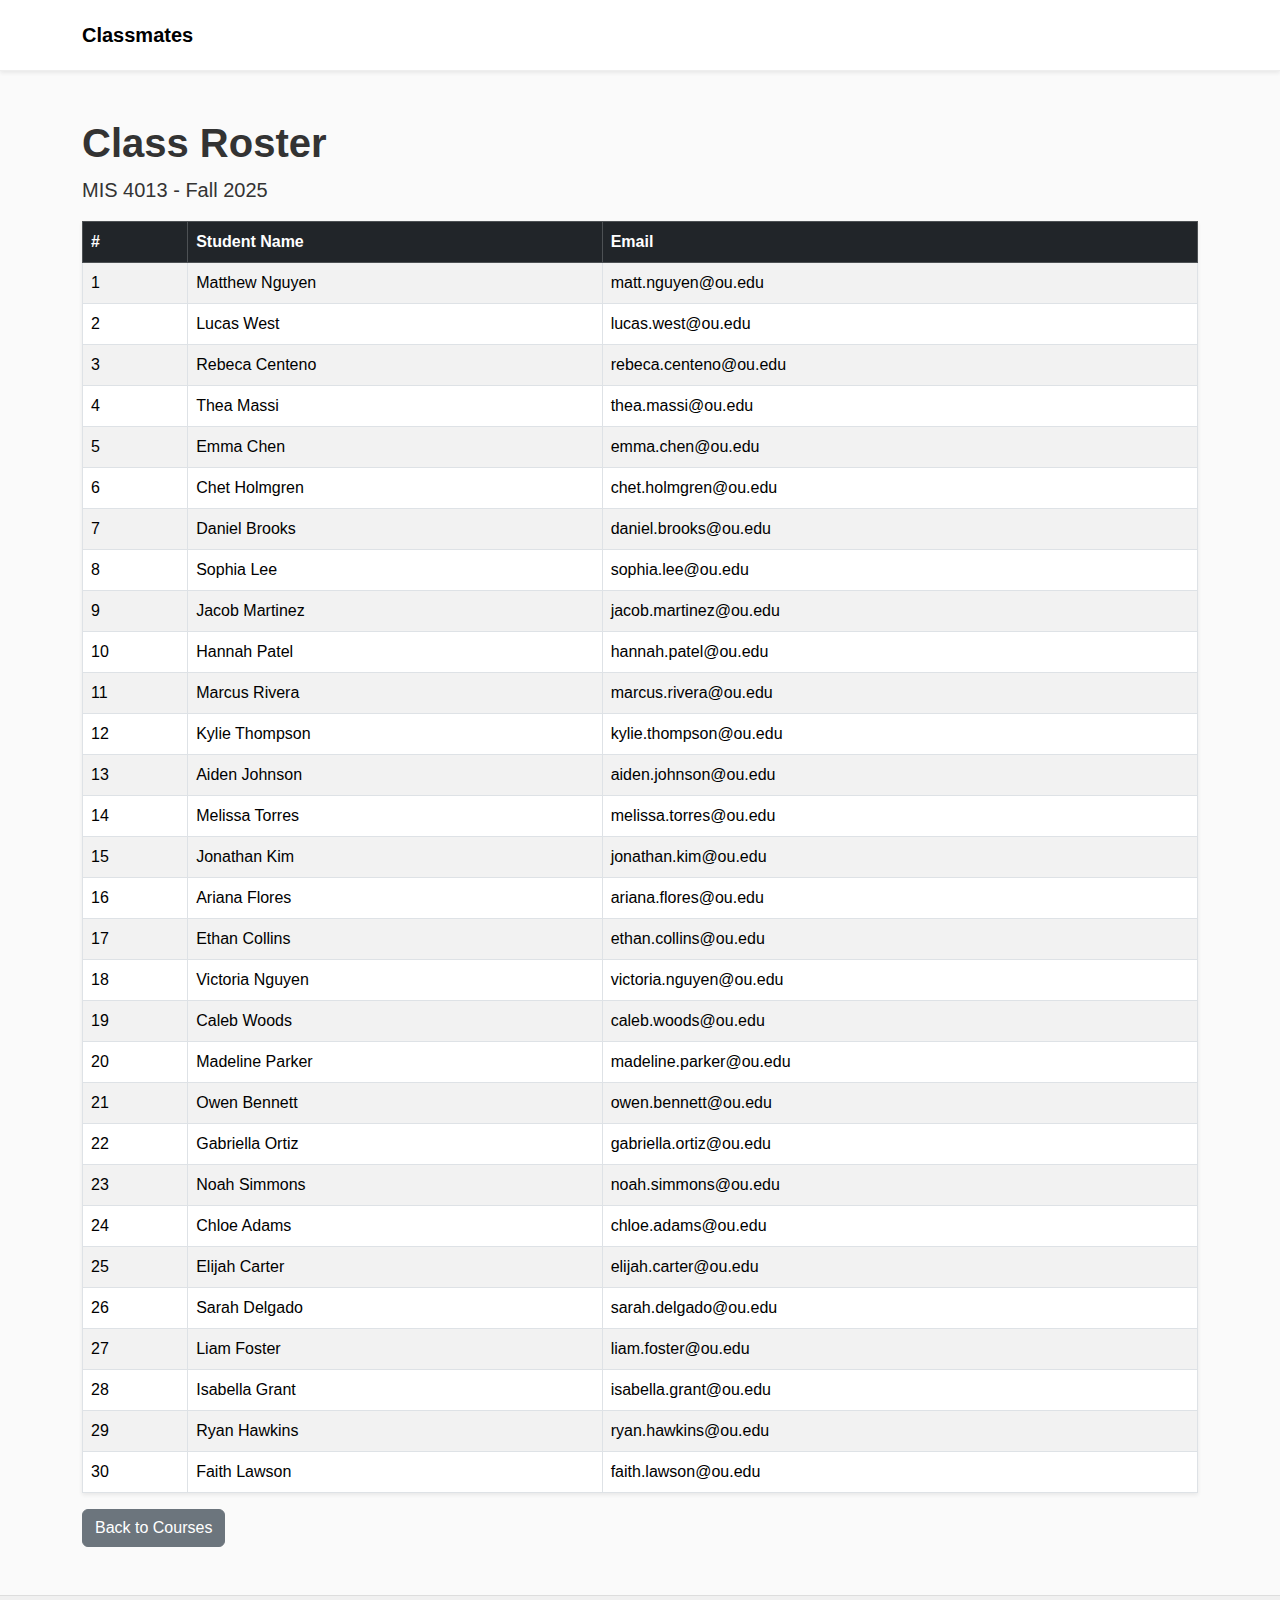
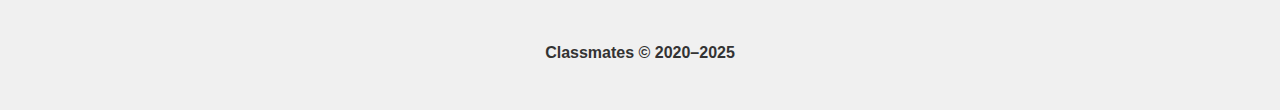
<file: class-roster.html>
﻿<!DOCTYPE html>
<html lang="en">
<head>
    <meta charset="UTF-8">
    <meta name="viewport" content="width=device-width, initial-scale=1.0">
    <title>Class Roster - MIS 4013</title>
    <link href="https://cdn.jsdelivr.net/npm/bootstrap@5.3.2/dist/css/bootstrap.min.css" rel="stylesheet">
    <link rel="stylesheet" href="style.css">
</head>
<body>

    <nav class="navbar navbar-expand-lg bg-white shadow-sm">
        <div class="container">
            <a class="navbar-brand fw-bold" href="index.html">Classmates</a>
        </div>
    </nav>

    <div class="container mt-5">
        <h1 class="fw-bold">Class Roster</h1>
        <p class="lead">MIS 4013 - Fall 2025</p>

        <table class="table table-bordered table-striped shadow-sm">
            <thead class="table-dark">
                <tr>
                    <th>#</th>
                    <th>Student Name</th>
                    <th>Email</th>
                </tr>
            </thead>
            <tbody>
                <tr><td>1</td><td>Matthew Nguyen</td><td>matt.nguyen@ou.edu</td></tr>
                <tr><td>2</td><td>Lucas West</td><td>lucas.west@ou.edu</td></tr>
                <tr><td>3</td><td>Rebeca Centeno</td><td>rebeca.centeno@ou.edu</td></tr>
                <tr><td>4</td><td>Thea Massi</td><td>thea.massi@ou.edu</td></tr>
                <tr><td>5</td><td>Emma Chen</td><td>emma.chen@ou.edu</td></tr>
                <tr><td>6</td><td>Chet Holmgren</td><td>chet.holmgren@ou.edu</td></tr>

                <tr><td>7</td><td>Daniel Brooks</td><td>daniel.brooks@ou.edu</td></tr>
                <tr><td>8</td><td>Sophia Lee</td><td>sophia.lee@ou.edu</td></tr>
                <tr><td>9</td><td>Jacob Martinez</td><td>jacob.martinez@ou.edu</td></tr>
                <tr><td>10</td><td>Hannah Patel</td><td>hannah.patel@ou.edu</td></tr>
                <tr><td>11</td><td>Marcus Rivera</td><td>marcus.rivera@ou.edu</td></tr>
                <tr><td>12</td><td>Kylie Thompson</td><td>kylie.thompson@ou.edu</td></tr>
                <tr><td>13</td><td>Aiden Johnson</td><td>aiden.johnson@ou.edu</td></tr>
                <tr><td>14</td><td>Melissa Torres</td><td>melissa.torres@ou.edu</td></tr>
                <tr><td>15</td><td>Jonathan Kim</td><td>jonathan.kim@ou.edu</td></tr>
                <tr><td>16</td><td>Ariana Flores</td><td>ariana.flores@ou.edu</td></tr>
                <tr><td>17</td><td>Ethan Collins</td><td>ethan.collins@ou.edu</td></tr>
                <tr><td>18</td><td>Victoria Nguyen</td><td>victoria.nguyen@ou.edu</td></tr>
                <tr><td>19</td><td>Caleb Woods</td><td>caleb.woods@ou.edu</td></tr>
                <tr><td>20</td><td>Madeline Parker</td><td>madeline.parker@ou.edu</td></tr>
                <tr><td>21</td><td>Owen Bennett</td><td>owen.bennett@ou.edu</td></tr>
                <tr><td>22</td><td>Gabriella Ortiz</td><td>gabriella.ortiz@ou.edu</td></tr>
                <tr><td>23</td><td>Noah Simmons</td><td>noah.simmons@ou.edu</td></tr>
                <tr><td>24</td><td>Chloe Adams</td><td>chloe.adams@ou.edu</td></tr>
                <tr><td>25</td><td>Elijah Carter</td><td>elijah.carter@ou.edu</td></tr>
                <tr><td>26</td><td>Sarah Delgado</td><td>sarah.delgado@ou.edu</td></tr>
                <tr><td>27</td><td>Liam Foster</td><td>liam.foster@ou.edu</td></tr>
                <tr><td>28</td><td>Isabella Grant</td><td>isabella.grant@ou.edu</td></tr>
                <tr><td>29</td><td>Ryan Hawkins</td><td>ryan.hawkins@ou.edu</td></tr>
                <tr><td>30</td><td>Faith Lawson</td><td>faith.lawson@ou.edu</td></tr>


            </tbody>
        </table>

        <a href="courses.html" class="btn btn-secondary">Back to Courses</a>
    </div>

    <footer class="mt-5">
        <p class="fw-bold">Classmates © 2020–2025</p>
    </footer>
</body>
</html>
</file>
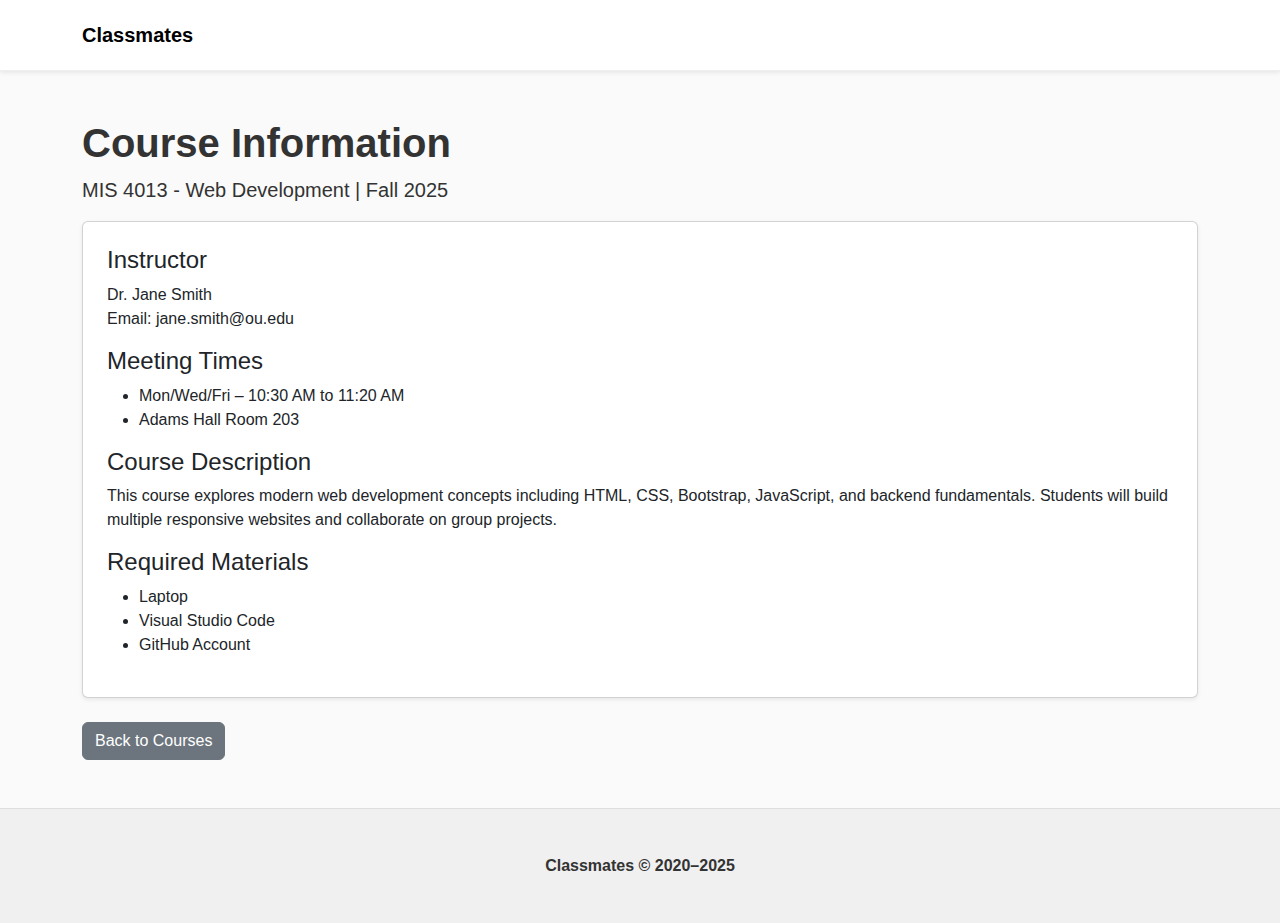
<file: course-info.html>
﻿<!DOCTYPE html>
<html lang="en">
<head>
    <meta charset="UTF-8">
    <meta name="viewport" content="width=device-width, initial-scale=1.0">
    <title>Course Information - MIS 4013</title>
    <link href="https://cdn.jsdelivr.net/npm/bootstrap@5.3.2/dist/css/bootstrap.min.css" rel="stylesheet">
    <link rel="stylesheet" href="style.css">
</head>
<body>

    <nav class="navbar navbar-expand-lg bg-white shadow-sm">
        <div class="container">
            <a class="navbar-brand fw-bold" href="index.html">Classmates</a>
        </div>
    </nav>

    <div class="container mt-5">
        <h1 class="fw-bold">Course Information</h1>
        <p class="lead">MIS 4013 - Web Development | Fall 2025</p>

        <div class="card p-4 shadow-sm">
            <h4>Instructor</h4>
            <p>Dr. Jane Smith<br>Email: jane.smith@ou.edu</p>

            <h4>Meeting Times</h4>
            <ul>
                <li>Mon/Wed/Fri – 10:30 AM to 11:20 AM</li>
                <li>Adams Hall Room 203</li>
            </ul>

            <h4>Course Description</h4>
            <p>
                This course explores modern web development concepts including HTML, CSS, Bootstrap,
                JavaScript, and backend fundamentals. Students will build multiple responsive websites
                and collaborate on group projects.
            </p>

            <h4>Required Materials</h4>
            <ul>
                <li>Laptop</li>
                <li>Visual Studio Code</li>
                <li>GitHub Account</li>
            </ul>
        </div>

        <a href="courses.html" class="btn btn-secondary mt-4">Back to Courses</a>
    </div>

    <footer class="mt-5">
        <p class="fw-bold">Classmates © 2020–2025</p>
    </footer>
</body>
</html>
</file>
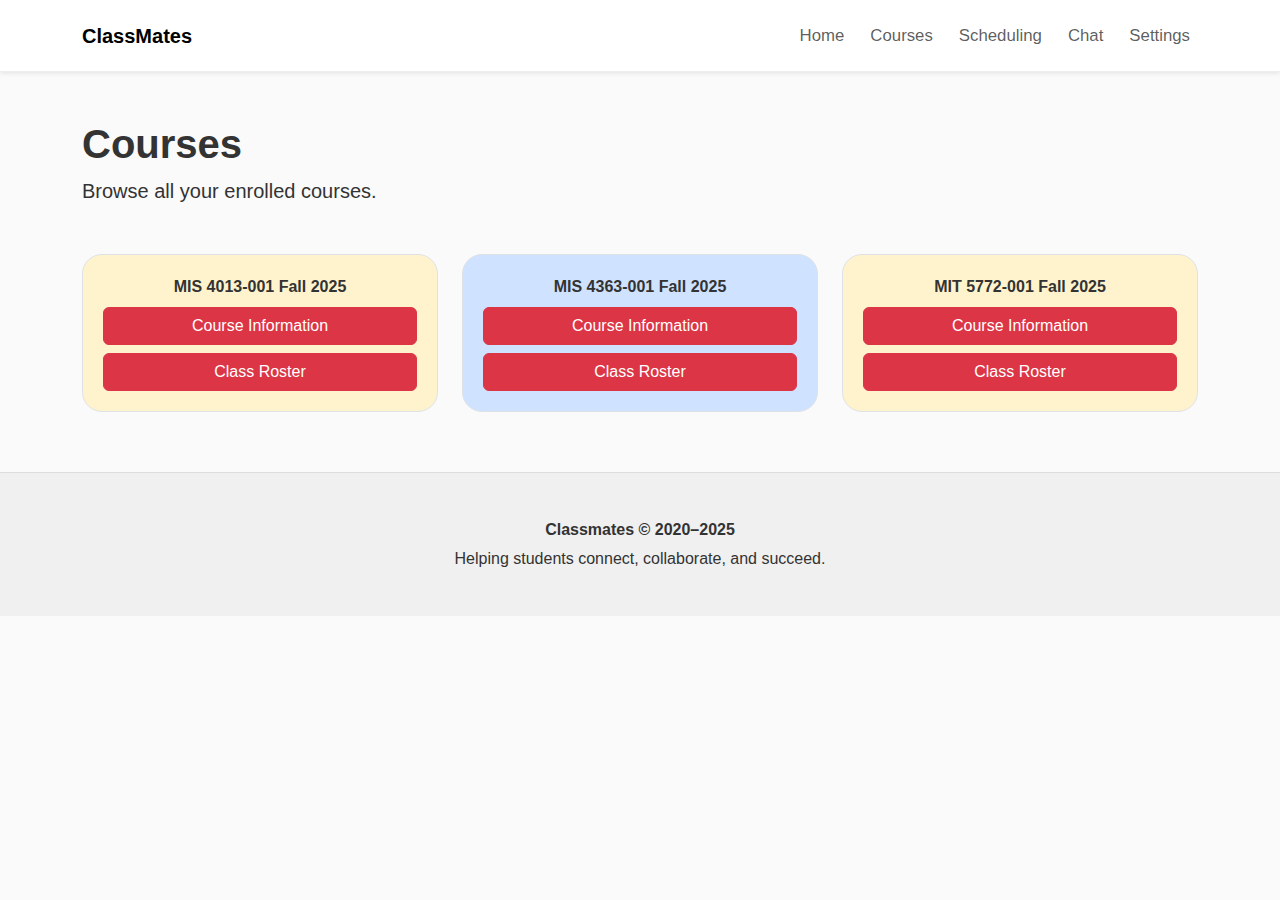
<file: courses.html>
<!DOCTYPE html>
<html lang="en">
<head>
    <meta charset="UTF-8">
    <meta name="viewport" content="width=device-width, initial-scale=1.0">
    <title>Classmates - Courses</title>

    <link href="https://cdn.jsdelivr.net/npm/bootstrap@5.3.2/dist/css/bootstrap.min.css" rel="stylesheet">
    <link rel="stylesheet" href="style.css">
</head>
<body>

    <!-- NAVBAR -->
    <nav class="navbar navbar-expand-lg bg-white shadow-sm">
        <div class="container">
            <a class="navbar-brand fw-bold" href="index.html">ClassMates</a>
            <button class="navbar-toggler" data-bs-toggle="collapse" data-bs-target="#navMenu">
                <span class="navbar-toggler-icon"></span>
            </button>

            <div class="collapse navbar-collapse" id="navMenu">
                <ul class="navbar-nav ms-auto">
                    <li class="nav-item"><a class="nav-link" href="index.html">Home</a></li>
                    <li class="nav-item"><a class="nav-link" href="courses.html">Courses</a></li>
                    <li class="nav-item"><a class="nav-link" href="scheduling.html">Scheduling</a></li>
                    <li class="nav-item"><a class="nav-link" href="chat.html">Chat</a></li>
                    <li class="nav-item"><a class="nav-link" href="settings.html">Settings</a></li>
                </ul>
            </div>
        </div>
    </nav>

    <!-- CONTENT -->
    <div class="container mt-5">
        <h1 class="fw-bold">Courses</h1>
        <p class="lead">Browse all your enrolled courses.</p>

        <div class="row g-4 mt-4">
            <div class="col-md-4">
                <div class="course-card bg-warning-subtle border">
                    MIS 4013-001 Fall 2025
                    <a href="course-info.html" class="btn btn-danger w-100 my-2">Course Information</a>
                    <a href="class-roster.html" class="btn btn-danger w-100">Class Roster</a>

                </div>
            </div>

            <div class="col-md-4">
                <div class="course-card bg-primary-subtle border">
                    MIS 4363-001 Fall 2025
                    <a href="course-info.html" class="btn btn-danger w-100 my-2">Course Information</a>
                    <a href="class-roster.html" class="btn btn-danger w-100">Class Roster</a>

                </div>
            </div>

            <div class="col-md-4">
                <div class="course-card bg-warning-subtle border">
                    MIT 5772-001 Fall 2025
                    <a href="course-info.html" class="btn btn-danger w-100 my-2">Course Information</a>
                    <a href="class-roster.html" class="btn btn-danger w-100">Class Roster</a>

                </div>
            </div>
        </div>
    </div>

    <!-- FOOTER -->
    <footer>
        <p class="fw-bold">Classmates © 2020–2025</p>
        <p>Helping students connect, collaborate, and succeed.</p>
    </footer>

</body>
</html>
</file>
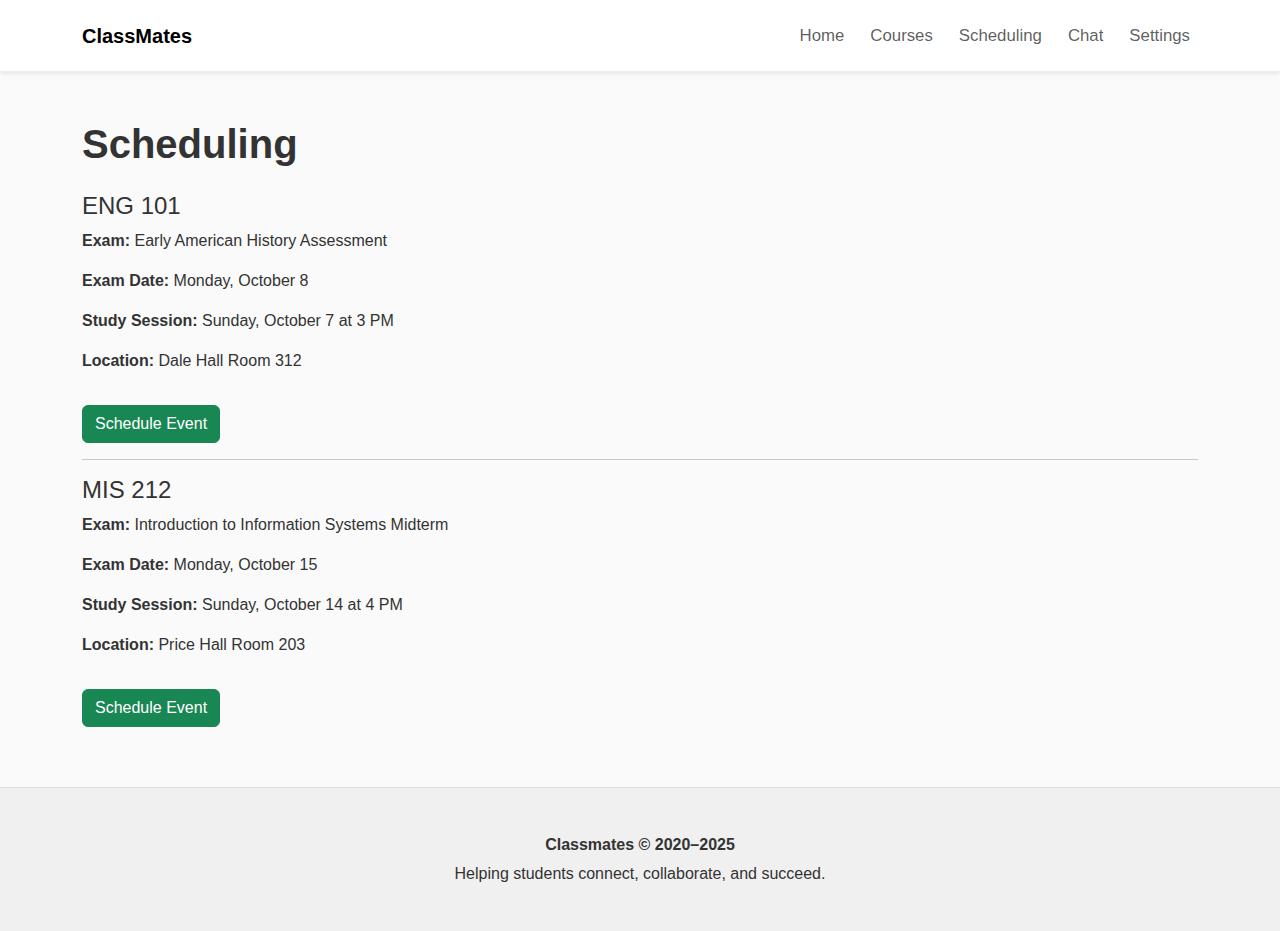
<file: scheduling.html>
<!DOCTYPE html>
<html lang="en">
<head>
    <meta charset="UTF-8">
    <meta name="viewport" content="width=device-width, initial-scale=1.0">
    <title>Classmates - Scheduling</title>

    <link href="https://cdn.jsdelivr.net/npm/bootstrap@5.3.2/dist/css/bootstrap.min.css" rel="stylesheet">
    <link rel="stylesheet" href="style.css">
</head>
<body>

    <!-- NAVBAR -->
    <nav class="navbar navbar-expand-lg bg-white shadow-sm">
        <div class="container">
            <a class="navbar-brand fw-bold" href="index.html">ClassMates</a>
            <button class="navbar-toggler" data-bs-toggle="collapse" data-bs-target="#navMenu">
                <span class="navbar-toggler-icon"></span>
            </button>

            <div class="collapse navbar-collapse" id="navMenu">
                <ul class="navbar-nav ms-auto">
                    <li class="nav-item"><a class="nav-link" href="index.html">Home</a></li>
                    <li class="nav-item"><a class="nav-link" href="courses.html">Courses</a></li>
                    <li class="nav-item"><a class="nav-link" href="scheduling.html">Scheduling</a></li>
                    <li class="nav-item"><a class="nav-link" href="chat.html">Chat</a></li>
                    <li class="nav-item"><a class="nav-link" href="settings.html">Settings</a></li>
                </ul>
            </div>
        </div>
    </nav>

    <!-- CONTENT -->
    <div class="container mt-5">
        <h1 class="fw-bold">Scheduling</h1>

        <div class="mt-4">
            <h4>ENG 101</h4>
            <p><strong>Exam:</strong> Early American History Assessment</p>
            <p><strong>Exam Date:</strong> Monday, October 8</p>
            <p><strong>Study Session:</strong> Sunday, October 7 at 3 PM</p>
            <p><strong>Location:</strong> Dale Hall Room 312</p>

            <button class="btn btn-success mt-3" id="scheduleEng101Btn">Schedule Event</button>
            <hr>

            <h4>MIS 212</h4>
            <p><strong>Exam:</strong> Introduction to Information Systems Midterm</p>
            <p><strong>Exam Date:</strong> Monday, October 15</p>
            <p><strong>Study Session:</strong> Sunday, October 14 at 4 PM</p>
            <p><strong>Location:</strong> Price Hall Room 203</p>

            <button class="btn btn-success mt-3" id="scheduleMis212Btn">Schedule Event</button>
        </div>
    </div>

    <!-- FOOTER -->
    <footer>
        <p class="fw-bold">Classmates © 2020–2025</p>
        <p>Helping students connect, collaborate, and succeed.</p>
    </footer>

    <!-- Script to handle popups for each button -->
    <script>
        document.addEventListener('DOMContentLoaded', function () {
            function showSchedulePopup(courseName) {
                alert("Your " + courseName + " event has been successfully scheduled!");
            }

            var engBtn = document.getElementById('scheduleEng101Btn');
            if (engBtn) {
                engBtn.addEventListener('click', function () {
                    showSchedulePopup('ENG 101');
                });
            }

            var misBtn = document.getElementById('scheduleMis212Btn');
            if (misBtn) {
                misBtn.addEventListener('click', function () {
                    showSchedulePopup('MIS 212');
                });
            }
        });
    </script>

</body>
</html>
</file>
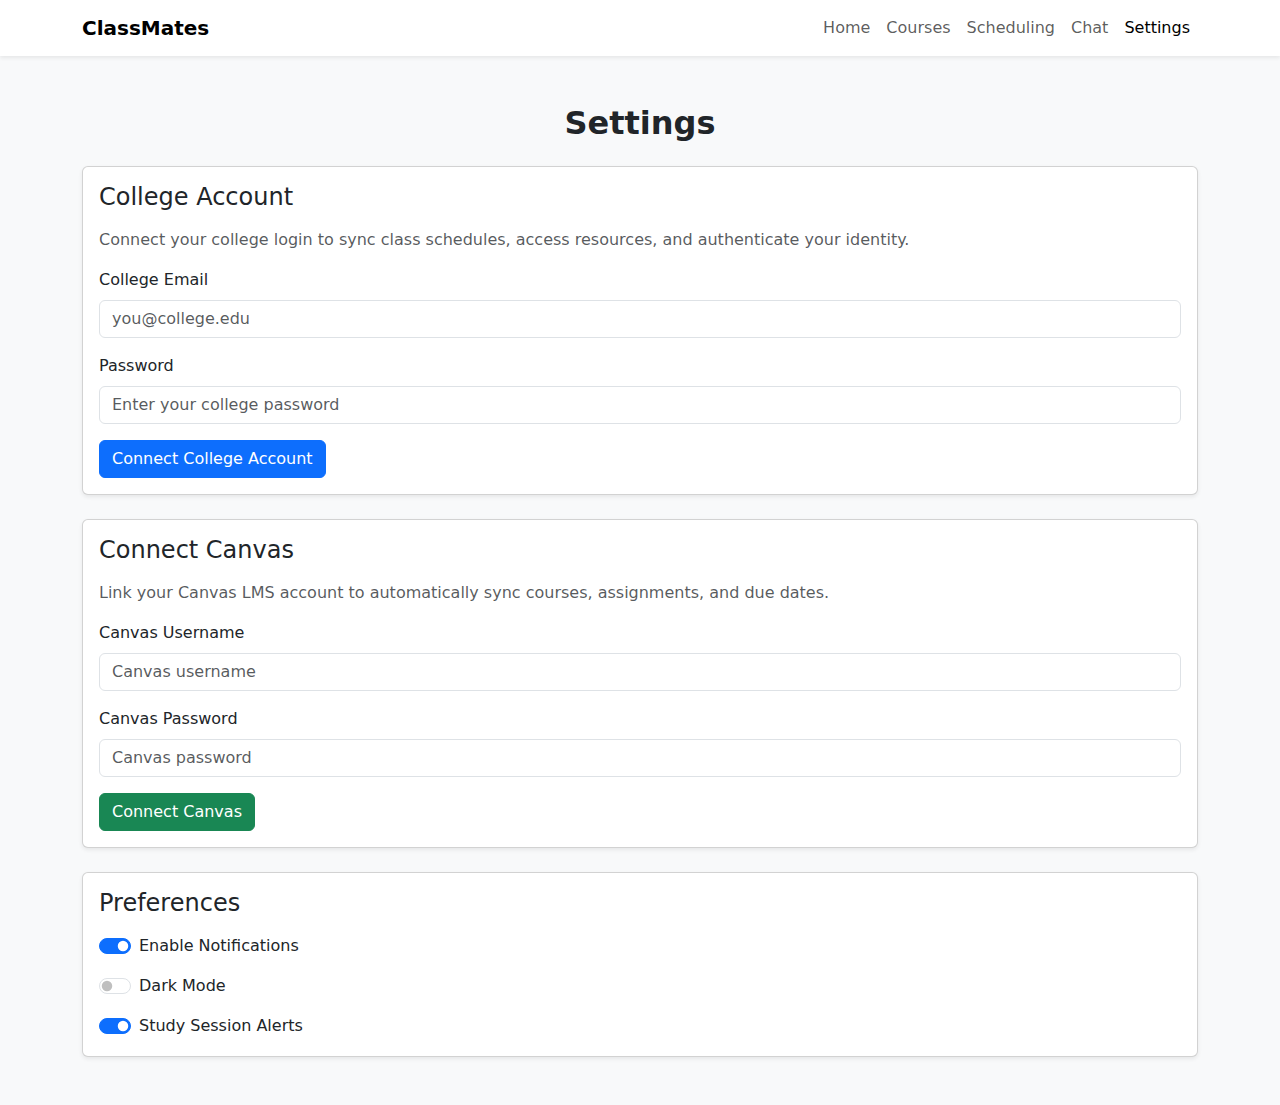
<file: settings.html>
﻿<!DOCTYPE html>
<html lang="en">
<head>
    <meta charset="UTF-8" />
    <meta name="viewport" content="width=device-width, initial-scale=1.0" />
    <title>Settings – ClassMates</title>
    <link href="https://cdn.jsdelivr.net/npm/bootstrap@5.3.0/dist/css/bootstrap.min.css" rel="stylesheet">

    <!-- DARK MODE CSS - Only for settings.html -->
    <style>
        body.dark-mode {
            background-color: #121212 !important;
            color: #ffffff !important;
        }

            /* Make all headings white */
            body.dark-mode h1,
            body.dark-mode h2,
            body.dark-mode h3,
            body.dark-mode h4,
            body.dark-mode h5,
            body.dark-mode h6 {
                color: #ffffff !important;
            }

            /* Make all text inside cards white */
            body.dark-mode .card,
            body.dark-mode .card-title,
            body.dark-mode .card-body,
            body.dark-mode .card p,
            body.dark-mode .card label {
                color: #ffffff !important;
                background-color: #1e1e1e !important;
                border-color: #333 !important;
            }

            /* Form inputs */
            body.dark-mode .form-control {
                background-color: #2a2a2a !important;
                color: #ffffff !important;
                border-color: #555 !important;
            }

                /* Placeholder text in dark mode */
                body.dark-mode .form-control::placeholder {
                    color: #bbbbbb !important;
                }

            /* Navbar */
            body.dark-mode .navbar {
                background-color: #1a1a1a !important;
                border-bottom: 1px solid #333 !important;
            }

            body.dark-mode .nav-link,
            body.dark-mode .navbar-brand {
                color: #ffffff !important;
            }

            /* Footer */
            body.dark-mode footer {
                background-color: #1a1a1a !important;
                border-top: 1px solid #333 !important;
                color: #ffffff !important;
            }

            /* Buttons stay colored but text is visible */
            body.dark-mode .btn {
                color: #ffffff !important;
            }
    </style>
</head>

<body class="bg-light">

    <!-- NAVBAR -->
    <nav class="navbar navbar-expand-lg bg-white shadow-sm">
        <div class="container">
            <a class="navbar-brand fw-bold" href="index.html">ClassMates</a>
            <button class="navbar-toggler" data-bs-toggle="collapse" data-bs-target="#navMenu">
                <span class="navbar-toggler-icon"></span>
            </button>

            <div class="collapse navbar-collapse" id="navMenu">
                <ul class="navbar-nav ms-auto">
                    <li class="nav-item"><a class="nav-link" href="index.html">Home</a></li>
                    <li class="nav-item"><a class="nav-link" href="courses.html">Courses</a></li>
                    <li class="nav-item"><a class="nav-link" href="scheduling.html">Scheduling</a></li>
                    <li class="nav-item"><a class="nav-link" href="chat.html">Chat</a></li>
                    <li class="nav-item"><a class="nav-link active" href="settings.html">Settings</a></li>
                </ul>
            </div>
        </div>
    </nav>

    <!-- SETTINGS PAGE -->
    <div class="container mt-5 mb-5">

        <h2 class="fw-bold mb-4 text-center">Settings</h2>

        <div class="card shadow-sm mb-4">
            <div class="card-body">
                <h4 class="card-title mb-3">College Account</h4>
                <p class="text-muted">Connect your college login to sync class schedules, access resources, and authenticate your identity.</p>

                <form>
                    <div class="mb-3">
                        <label class="form-label">College Email</label>
                        <input type="email" class="form-control" placeholder="you@college.edu">
                    </div>

                    <div class="mb-3">
                        <label class="form-label">Password</label>
                        <input type="password" class="form-control" placeholder="Enter your college password">
                    </div>

                    <button class="btn btn-primary">Connect College Account</button>
                </form>
            </div>
        </div>

        <div class="card shadow-sm mb-4">
            <div class="card-body">
                <h4 class="card-title mb-3">Connect Canvas</h4>
                <p class="text-muted">Link your Canvas LMS account to automatically sync courses, assignments, and due dates.</p>

                <form>
                    <div class="mb-3">
                        <label class="form-label">Canvas Username</label>
                        <input type="text" class="form-control" placeholder="Canvas username">
                    </div>

                    <div class="mb-3">
                        <label class="form-label">Canvas Password</label>
                        <input type="password" class="form-control" placeholder="Canvas password">
                    </div>

                    <button class="btn btn-success">Connect Canvas</button>
                </form>
            </div>
        </div>

        <!-- Preferences -->
        <div class="card shadow-sm">
            <div class="card-body">
                <h4 class="card-title mb-3">Preferences</h4>

                <div class="form-check form-switch mb-3">
                    <input class="form-check-input" type="checkbox" id="notifSwitch" checked>
                    <label class="form-check-label" for="notifSwitch">Enable Notifications</label>
                </div>

                <!-- DARK MODE TOGGLE -->
                <div class="form-check form-switch mb-3">
                    <input class="form-check-input" type="checkbox" id="darkModeSwitch">
                    <label class="form-check-label" for="darkModeSwitch">Dark Mode</label>
                </div>

                <div class="form-check form-switch">
                    <input class="form-check-input" type="checkbox" id="studyAlertsSwitch" checked>
                    <label class="form-check-label" for="studyAlertsSwitch">Study Session Alerts</label>
                </div>
            </div>
        </div>

    </div>

    <!-- SCRIPTS -->
    <script src="https://cdn.jsdelivr.net/npm/bootstrap@5.3.0/dist/js/bootstrap.bundle.min.js"></script>

    <script>
        // Load saved theme
        const darkModeSaved = localStorage.getItem("settings_darkmode") === "true";
        const darkModeSwitch = document.getElementById("darkModeSwitch");

        if (darkModeSaved) {
            document.body.classList.add("dark-mode");
            darkModeSwitch.checked = true;
        }

        // Toggle dark mode
        darkModeSwitch.addEventListener("change", () => {
            document.body.classList.toggle("dark-mode");
            localStorage.setItem("settings_darkmode", darkModeSwitch.checked);
        });
    </script>

</body>
</html>
</file>
<file: style.css>
/* GLOBAL FONT + SMOOTHING */
body {
    font-family: 'Segoe UI', Tahoma, Geneva, Verdana, sans-serif;
    background-color: #fafafa;
    color: #333;
}

/* NAVBAR */
.navbar {
    padding: 15px 0;
    border-bottom: 1px solid #eee;
}

.nav-link {
    font-size: 1.05rem;
    margin-left: 10px;
}

.nav-link:hover {
    color: #007bff !important;
}

/* HERO TITLE */
.hero-title {
    color: #00A8FF;
    font-size: 3rem;
    font-weight: 700;
}

/* GUIDELINES CARDS */
.guideline-img {
    height: 160px;
    object-fit: cover;
    border-radius: 10px;
}

.guideline-card {
    transition: 0.25s ease;
}

.guideline-card:hover {
    transform: translateY(-5px);
}

/* COURSE CARDS */
.course-card {
    border-radius: 20px;
    padding: 20px;
    text-align: center;
    font-weight: bold;
    transition: 0.3s ease;
}

.course-card:hover {
    transform: translateY(-8px);
    box-shadow: 0 5px 20px rgba(0,0,0,0.1);
}

/* CHAT PLACEHOLDER */
.chat-placeholder {
    opacity: 0.5;
    margin-top: 100px;
}

/* FOOTER */
footer {
    margin-top: 60px;
    padding: 40px 0;
    background: #f0f0f0;
    text-align: center;
    border-top: 1px solid #ddd;
}

footer p {
    margin: 5px 0;
}
</file>
